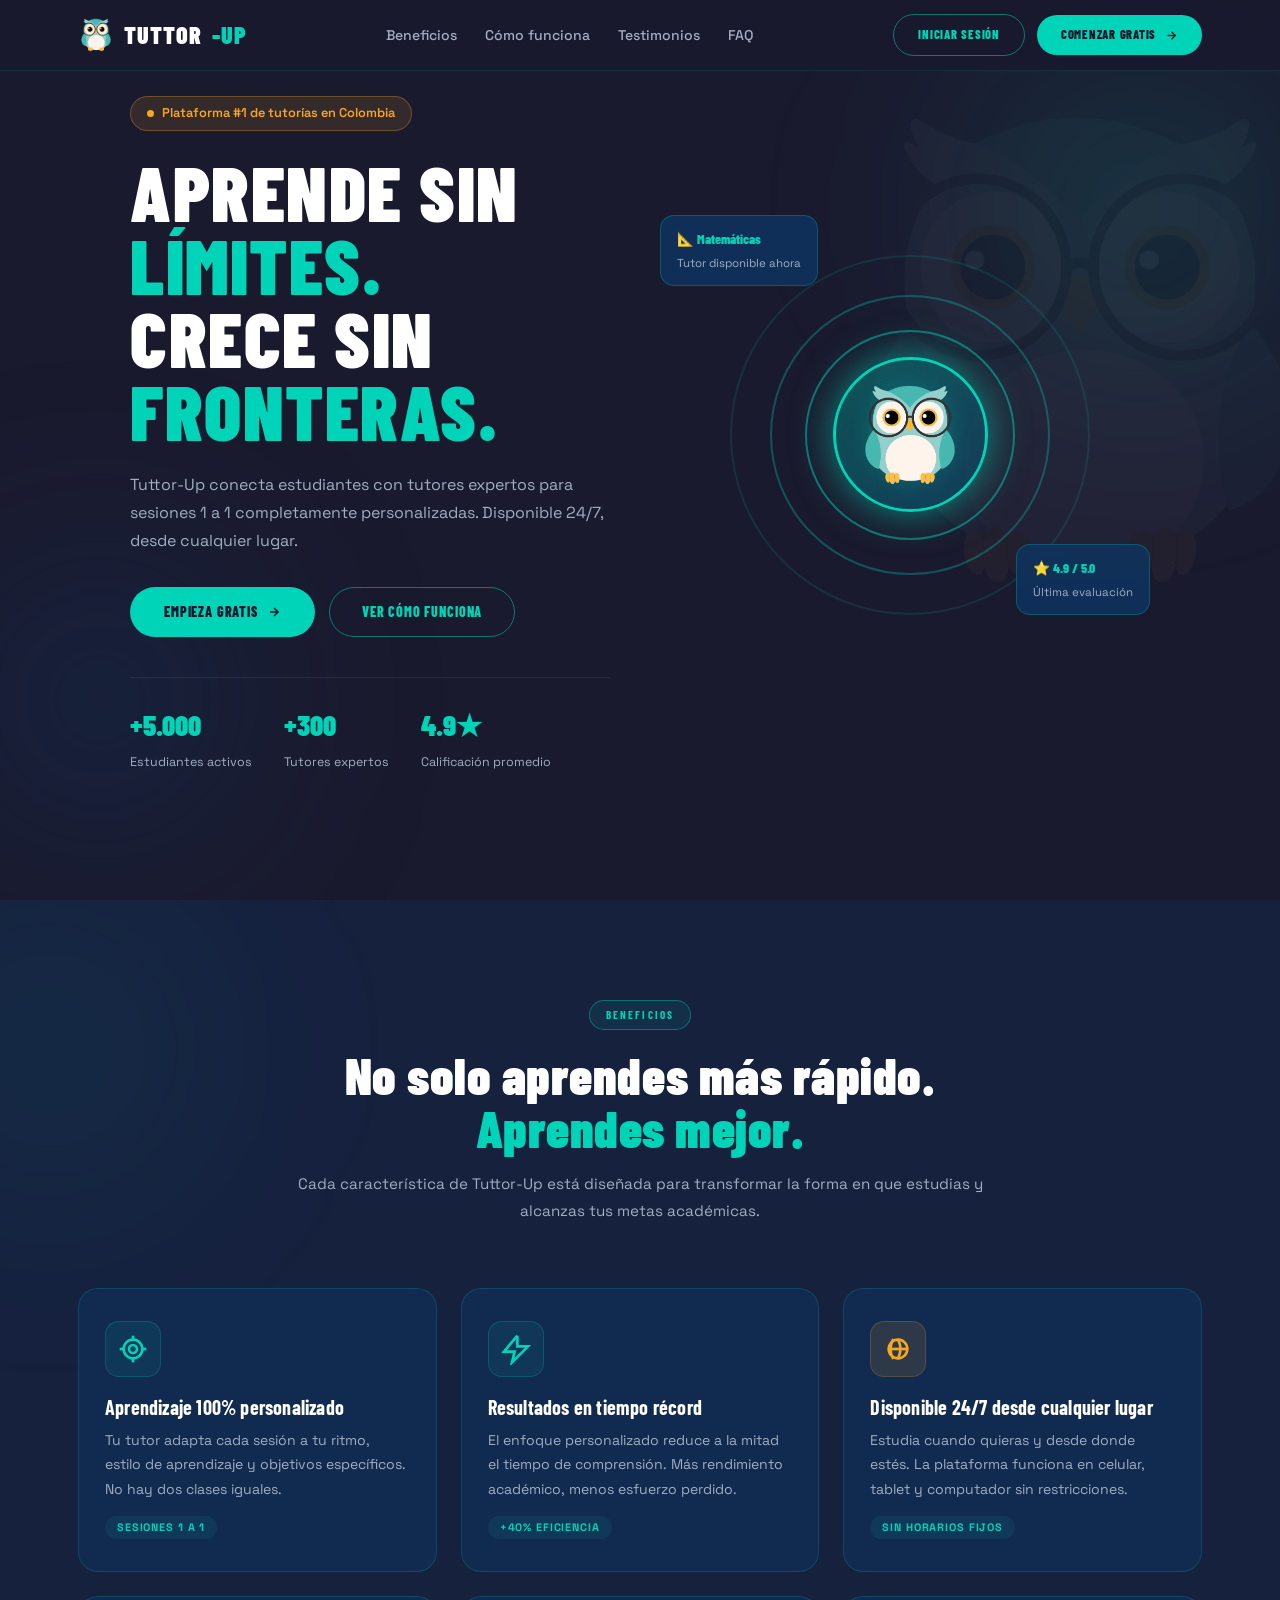
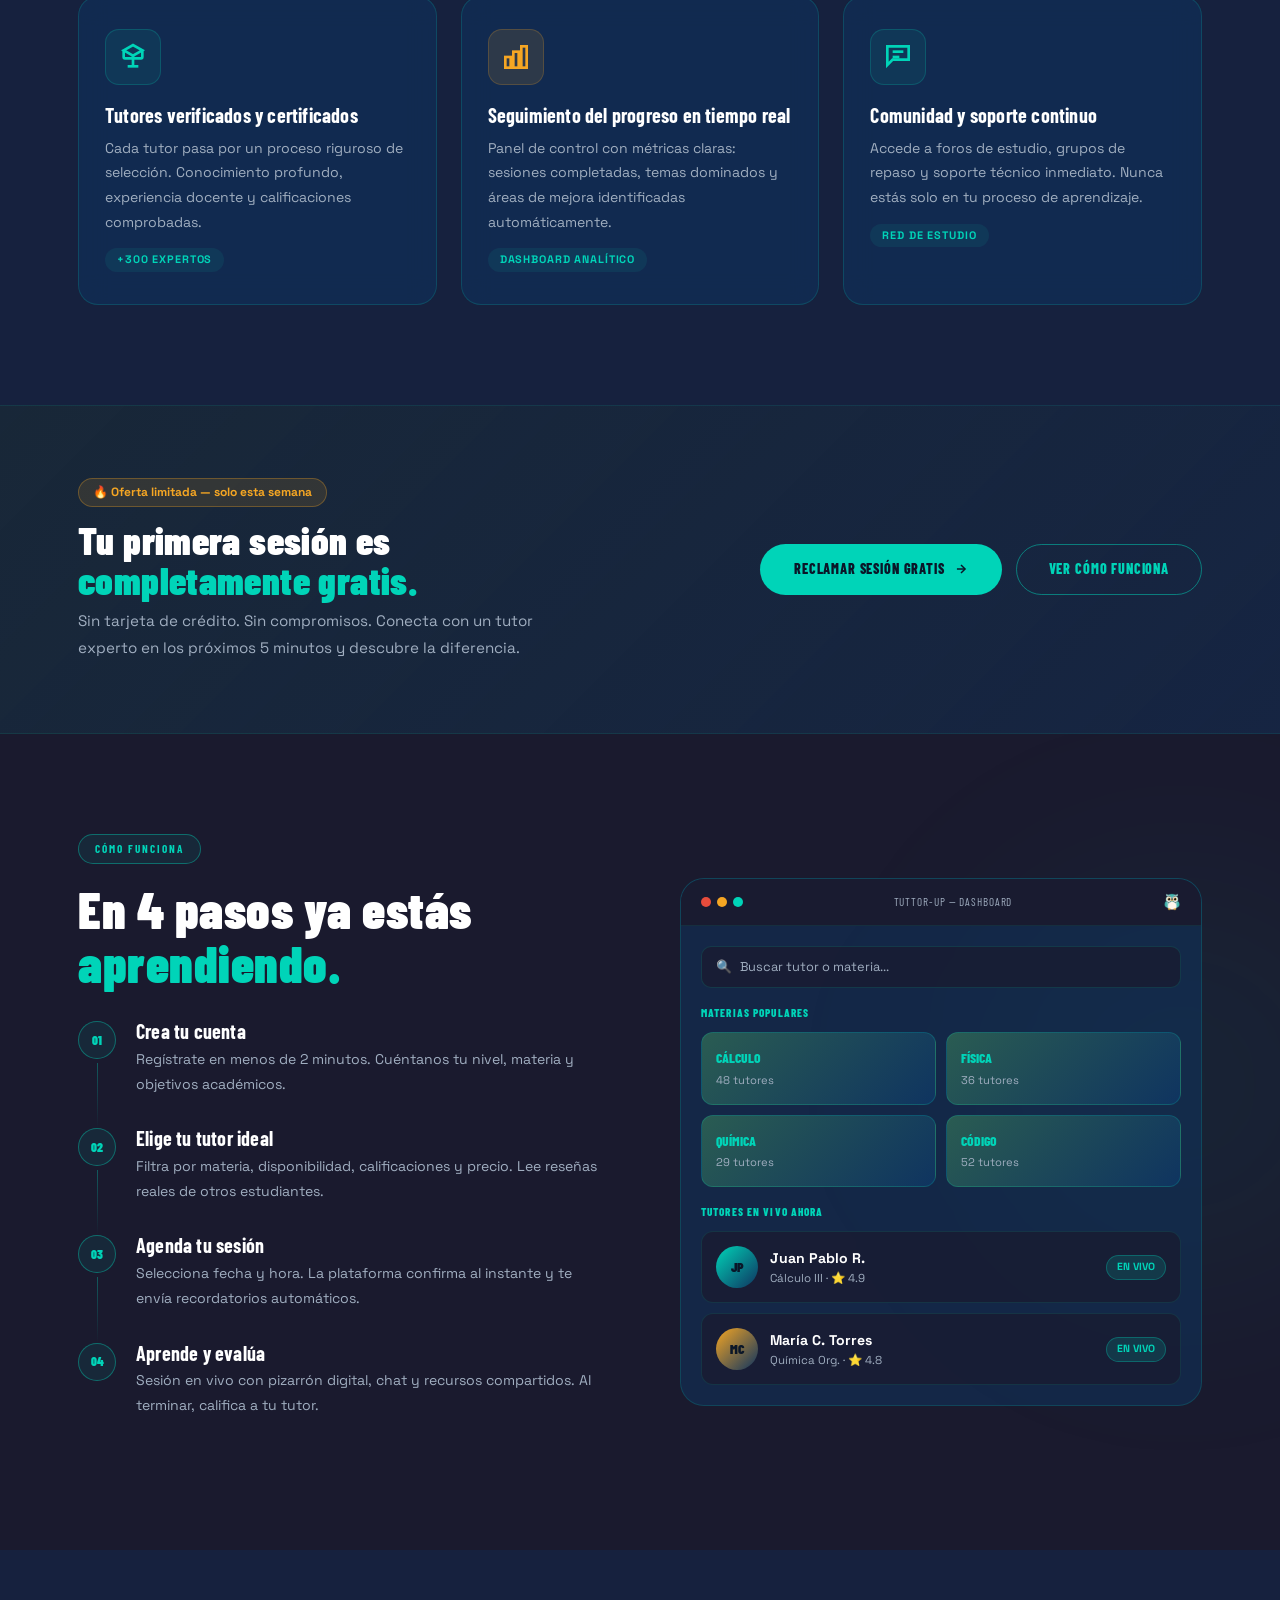
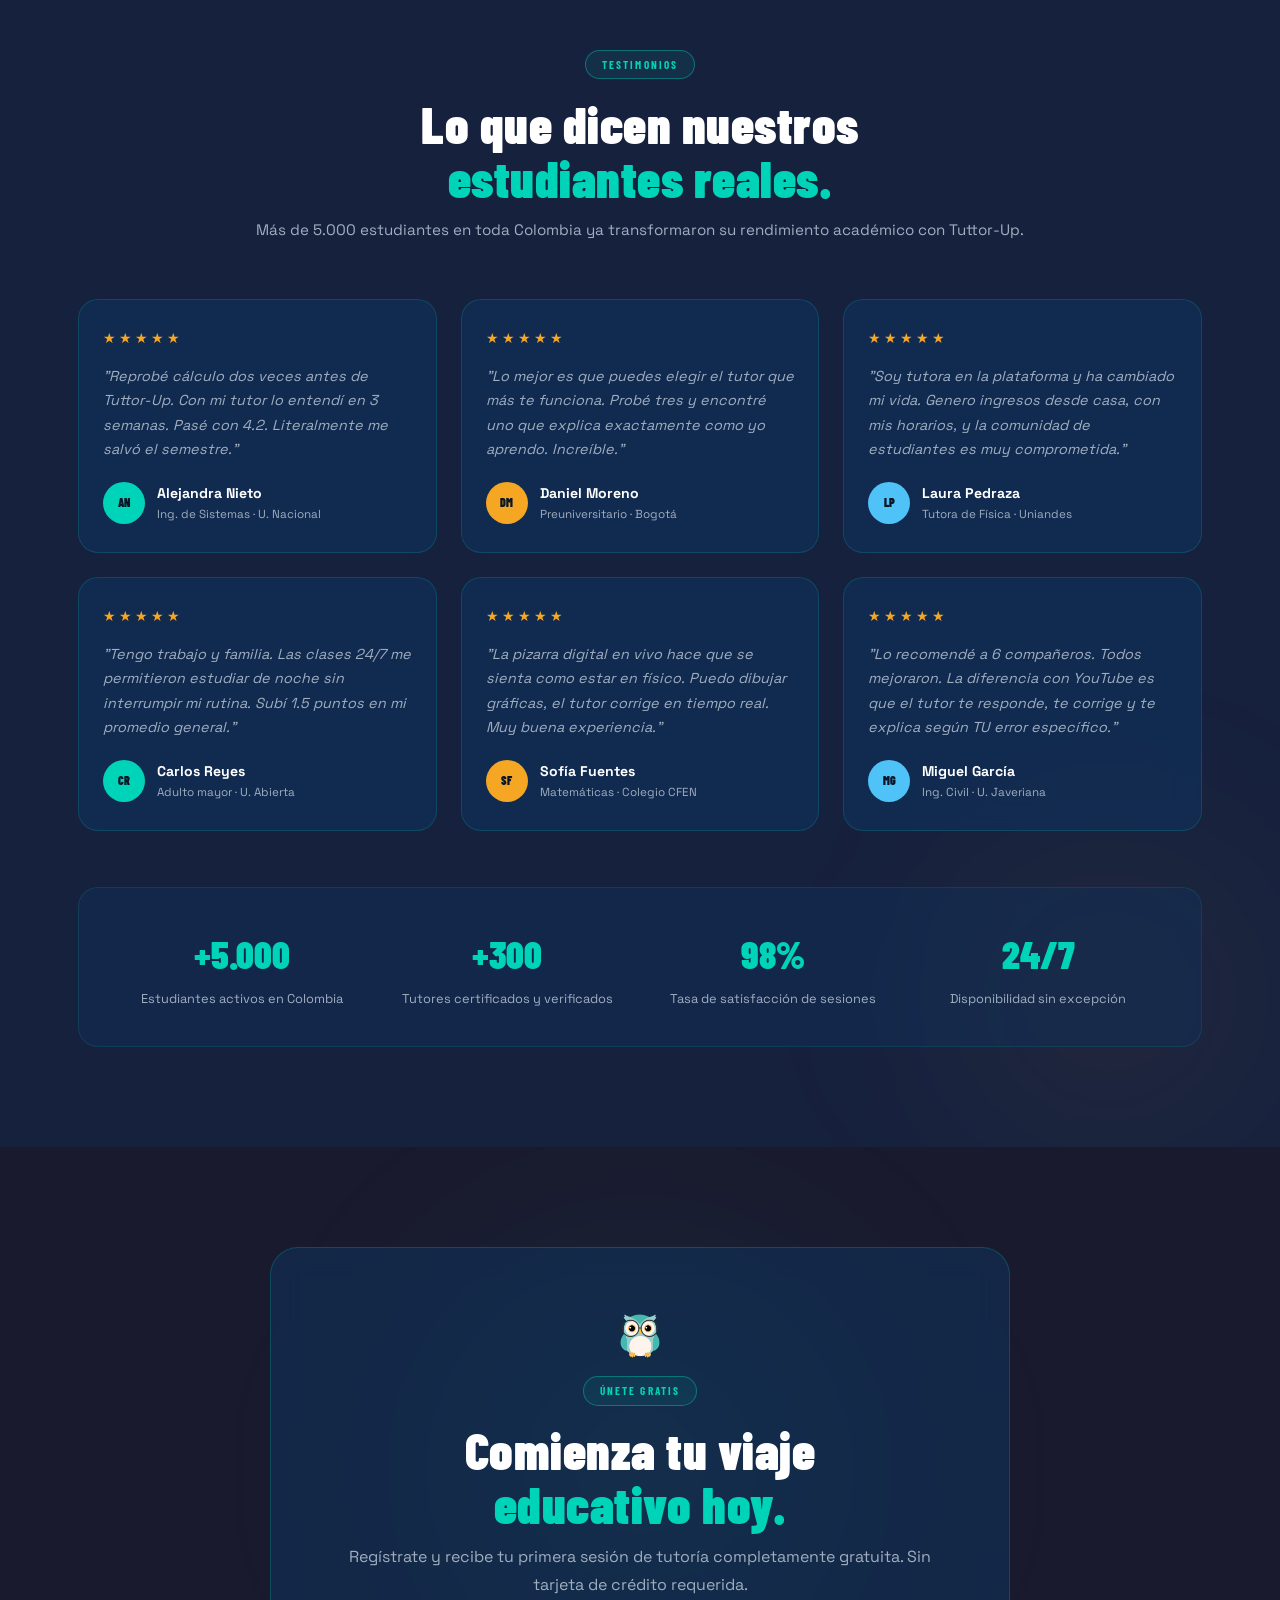
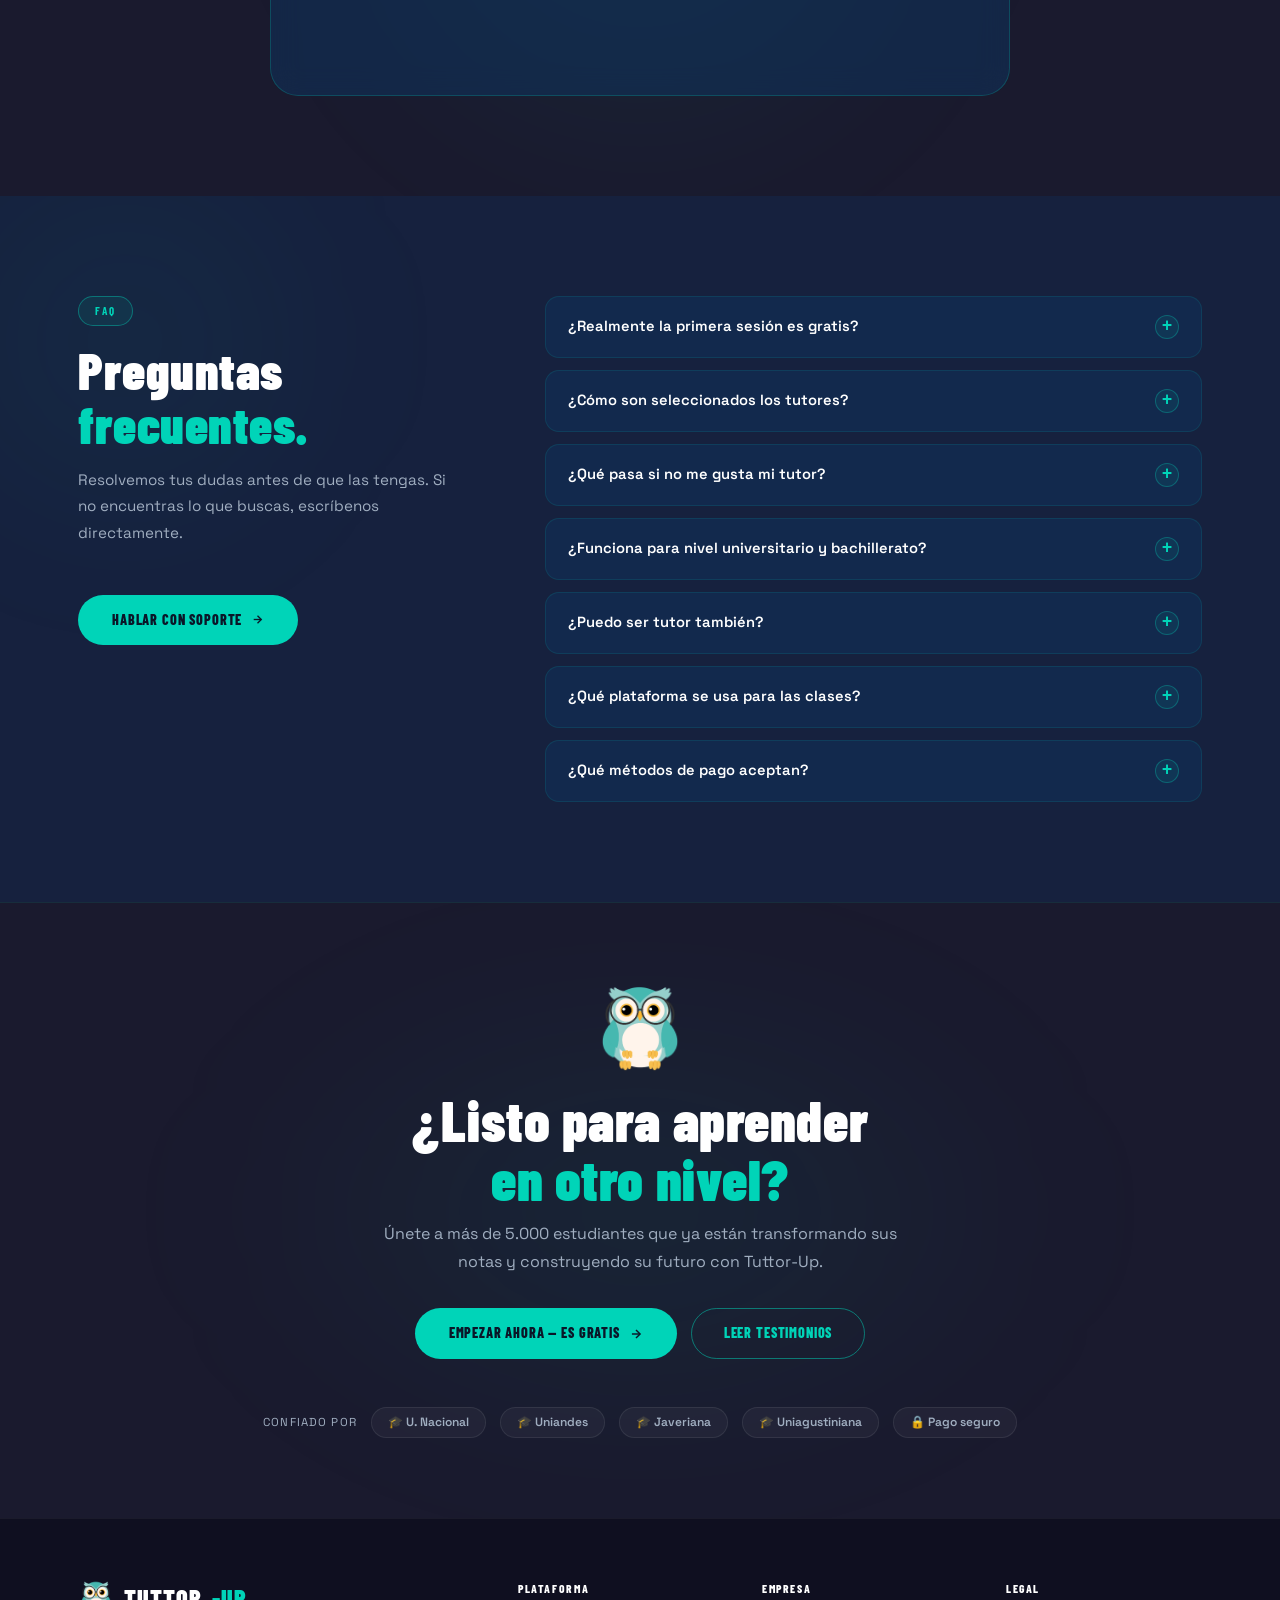
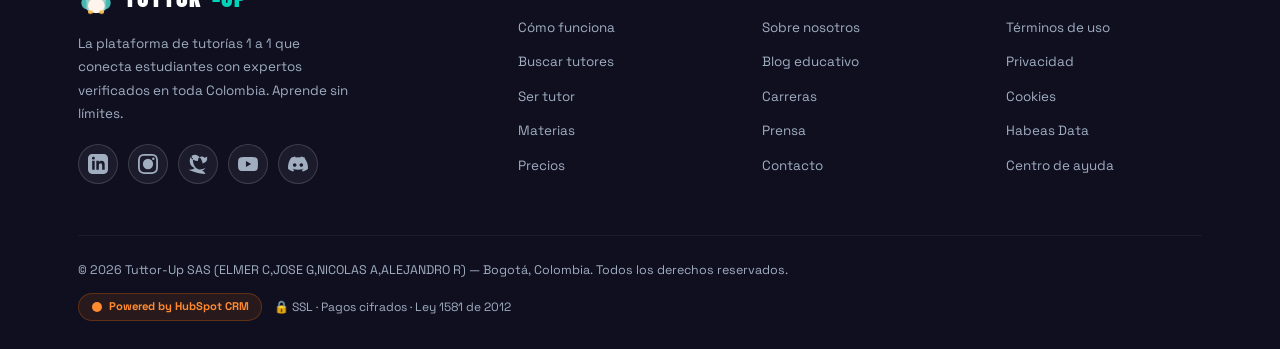
<file: index.html>
<!DOCTYPE html>
<html lang="es">
<head>
  
  <!-- Google Tag Manager -->
<script>(function(w,d,s,l,i){w[l]=w[l]||[];w[l].push({'gtm.start':
new Date().getTime(),event:'gtm.js'});var f=d.getElementsByTagName(s)[0],
j=d.createElement(s),dl=l!='dataLayer'?'&l='+l:'';j.async=true;j.src=
'https://www.googletagmanager.com/gtm.js?id='+i+dl;f.parentNode.insertBefore(j,f);
})(window,document,'script','dataLayer','GTM-PMNPBKTX');</script>
<!-- End Google Tag Manager -->
<meta charset="UTF-8">
<meta name="viewport" content="width=device-width, initial-scale=1.0">
<title>Tuttor-Up | La plataforma educativa que te eleva</title>
<link href="https://fonts.googleapis.com/css2?family=Barlow+Condensed:wght@400;600;700;800;900&family=Space+Grotesk:wght@300;400;500;600;700&display=swap" rel="stylesheet">

<link rel="stylesheet" href="styles/styles.css">
<!-- HubSpot forms embed script -->
<script src="https://js.hsforms.net/forms/embed/51296735.js" defer></script>

</head>
<body>
  <!-- Google Tag Manager (noscript) -->
<noscript><iframe src="https://www.googletagmanager.com/ns.html?id=GTM-PMNPBKTX"
height="0" width="0" style="display:none;visibility:hidden"></iframe></noscript>
<!-- End Google Tag Manager (noscript) -->

<!-- ════════════════════════════════════════
     1. HEADER
════════════════════════════════════════ -->
<header>
  <nav>
    <a href="#" class="nav-logo">
      <img src="assets/images/Buho.png" alt="Tuttor-Up" class="nav-logo-img">
      TUTTOR<span>-UP</span>
    </a>

    <button class="nav-toggle" type="button" aria-label="Abrir menú" aria-expanded="false">
      <span></span>
    </button>

    <ul class="nav-links">
      <li><a href="#beneficios">Beneficios</a></li>
      <li><a href="#producto">Cómo funciona</a></li>
      <li><a href="#testimonios">Testimonios</a></li>
      <li><a href="#faq">FAQ</a></li>
    </ul>
    <div class="nav-actions">
      <a href="#cta2" class="btn-outline">Iniciar sesión</a>
      <a href="#cta2" class="btn-teal">
        Comenzar gratis
        <svg width="13" height="13" viewBox="0 0 24 24" fill="none" stroke="currentColor" stroke-width="2.5"><line x1="5" y1="12" x2="19" y2="12"/><polyline points="12 5 19 12 12 19"/></svg>
      </a>
    </div>
  </nav>
</header>


<!-- ════════════════════════════════════════
     2. HERO SECTION
════════════════════════════════════════ -->
<section id="hero">
  <div class="glow-blob"></div>
  <div class="glow-blob" style="width:400px;height:400px;background:radial-gradient(circle,rgba(15,52,96,0.5) 0%,transparent 70%);bottom:0;left:-100px;"></div>
  <div class="hero-bg-logo"></div>

  <div class="wrapper hero-grid">
    <!-- Left -->
    <div>
      <div class="hero-eyebrow">
        <span class="dot"></span>
        Plataforma #1 de tutorías en Colombia
      </div>
      <h1 class="hero-title">
        APRENDE SIN
        <span class="teal-line">LÍMITES.</span>
        CRECE SIN
        <span class="teal-line">FRONTERAS.</span>
      </h1>
      <p class="hero-desc">
        Tuttor-Up conecta estudiantes con tutores expertos para sesiones 1 a 1 completamente personalizadas. Disponible 24/7, desde cualquier lugar.
      </p>
      <div class="hero-btns">
        <a href="#cta2" class="btn-teal">
          Empieza gratis
          <svg width="14" height="14" viewBox="0 0 24 24" fill="none" stroke="currentColor" stroke-width="2.5"><line x1="5" y1="12" x2="19" y2="12"/><polyline points="12 5 19 12 12 19"/></svg>
        </a>
        <a href="#producto" class="btn-outline">Ver cómo funciona</a>
      </div>
      <div class="hero-stats">
        <div class="stat"><span class="num">+5.000</span><span class="lbl">Estudiantes activos</span></div>
        <div class="stat"><span class="num">+300</span><span class="lbl">Tutores expertos</span></div>
        <div class="stat"><span class="num">4.9★</span><span class="lbl">Calificación promedio</span></div>
      </div>
    </div>

    <!-- Right — owl + floating cards -->
    <div class="hero-visual">
      <div class="owl-glow-ring"></div>
      <div class="owl-glow-ring"></div>
      <div class="owl-glow-ring"></div>
      <div class="owl-center">
        <div class="owl-body">
          <img src="assets/images/Buho.png" alt="Tuttor-Up"
               style="width:110px;height:110px;object-fit:contain;
                      filter:drop-shadow(0 0 20px rgba(0,212,184,0.4));">
        </div>
      </div>
      <div class="fc">
        <h4>📐 Matemáticas</h4>
        <p>Tutor disponible ahora</p>
      </div>
      <div class="fc">
        <h4>🧪 Química</h4>
        <p>Sesión en 5 min</p>
      </div>
      <div class="fc">
        <h4>💻 Programación</h4>
        <p>12 tutores activos</p>
      </div>
      <div class="fc">
        <h4>⭐ 4.9 / 5.0</h4>
        <p>Última evaluación</p>
      </div>
    </div>
  </div>
</section>


<!-- ════════════════════════════════════════
     3. BENEFICIOS — Features vs. Benefits
════════════════════════════════════════ -->
<section id="beneficios">
  <div class="glow-blob"></div>
  <div class="wrapper">
    <div class="ben-header">
      <span class="section-chip">Beneficios</span>
      <h2>No solo aprendes más rápido.<br><span class="teal">Aprendes mejor.</span></h2>
      <p>Cada característica de Tuttor-Up está diseñada para transformar la forma en que estudias y alcanzas tus metas académicas.</p>
    </div>

    <div class="ben-grid">

      <div class="ben-card glass-card">
        <div class="ben-icon teal">
          <svg viewBox="0 0 24 24" aria-hidden="true"><circle cx="12" cy="12" r="7"/><circle cx="12" cy="12" r="3"/><line x1="12" y1="2" x2="12" y2="6"/><line x1="12" y1="18" x2="12" y2="22"/><line x1="2" y1="12" x2="6" y2="12"/><line x1="18" y1="12" x2="22" y2="12"/></svg>
        </div>
        <h3>Aprendizaje 100% personalizado</h3>
        <p>Tu tutor adapta cada sesión a tu ritmo, estilo de aprendizaje y objetivos específicos. No hay dos clases iguales.</p>
        <span class="feature-pill">Sesiones 1 a 1</span>
      </div>

      <div class="ben-card glass-card">
        <div class="ben-icon teal">
          <svg viewBox="0 0 24 24" aria-hidden="true"><polyline points="13 2 3 14 11 14 9 22 21 10 13 10 13 2"/></svg>
        </div>
        <h3>Resultados en tiempo récord</h3>
        <p>El enfoque personalizado reduce a la mitad el tiempo de comprensión. Más rendimiento académico, menos esfuerzo perdido.</p>
        <span class="feature-pill">+40% eficiencia</span>
      </div>

      <div class="ben-card glass-card">
        <div class="ben-icon orange">
          <svg viewBox="0 0 24 24" aria-hidden="true"><circle cx="12" cy="12" r="7"/><path d="M5 12h14"/><path d="M12 5a15 15 0 0 1 0 14"/><path d="M8.5 4.5a15 15 0 0 0 0 15"/></svg>
        </div>
        <h3>Disponible 24/7 desde cualquier lugar</h3>
        <p>Estudia cuando quieras y desde donde estés. La plataforma funciona en celular, tablet y computador sin restricciones.</p>
        <span class="feature-pill">Sin horarios fijos</span>
      </div>

      <div class="ben-card glass-card">
        <div class="ben-icon teal">
          <svg viewBox="0 0 24 24" aria-hidden="true"><polygon points="5 7 12 3 19 7 12 11 5 7"/><path d="M5 7v5c0 .55.45 1 1 1h12c.55 0 1-.45 1-1V7"/><path d="M12 11v8"/><path d="M8 19h8"/></svg>
        </div>
        <h3>Tutores verificados y certificados</h3>
        <p>Cada tutor pasa por un proceso riguroso de selección. Conocimiento profundo, experiencia docente y calificaciones comprobadas.</p>
        <span class="feature-pill">+300 expertos</span>
      </div>

      <div class="ben-card glass-card">
        <div class="ben-icon orange">
          <svg viewBox="0 0 24 24" aria-hidden="true"><rect x="4" y="12" width="4" height="8"/><rect x="10" y="8" width="4" height="12"/><rect x="16" y="4" width="4" height="16"/></svg>
        </div>
        <h3>Seguimiento del progreso en tiempo real</h3>
        <p>Panel de control con métricas claras: sesiones completadas, temas dominados y áreas de mejora identificadas automáticamente.</p>
        <span class="feature-pill">Dashboard analítico</span>
      </div>

      <div class="ben-card glass-card">
        <div class="ben-icon teal">
          <svg viewBox="0 0 24 24" aria-hidden="true"><path d="M4 4h16v10H8l-4 4V4z"/><path d="M8 8h8"/><path d="M8 12h5"/></svg>
        </div>
        <h3>Comunidad y soporte continuo</h3>
        <p>Accede a foros de estudio, grupos de repaso y soporte técnico inmediato. Nunca estás solo en tu proceso de aprendizaje.</p>
        <span class="feature-pill">Red de estudio</span>
      </div>

    </div>
  </div>
</section>


<!-- ════════════════════════════════════════
     4. CTA INTERMEDIO 1 — TRIGGER
════════════════════════════════════════ -->
<section id="cta1">
  <div class="wrapper">
    <div class="cta1-inner">
      <div class="cta1-text">
        <div class="urgency-chip">
          🔥 Oferta limitada — solo esta semana
        </div>
        <h2>Tu primera sesión es<br><span class="teal">completamente gratis.</span></h2>
        <p>Sin tarjeta de crédito. Sin compromisos. Conecta con un tutor experto en los próximos 5 minutos y descubre la diferencia.</p>
      </div>
      <div class="cta1-actions">
        <a href="#cta2" class="btn-teal">
          Reclamar sesión gratis
          <svg width="14" height="14" viewBox="0 0 24 24" fill="none" stroke="currentColor" stroke-width="2.5"><line x1="5" y1="12" x2="19" y2="12"/><polyline points="12 5 19 12 12 19"/></svg>
        </a>
        <a href="#producto" class="btn-outline">Ver cómo funciona</a>
      </div>
    </div>
  </div>
</section>


<!-- ════════════════════════════════════════
     5. EXPLICACIÓN DEL PRODUCTO
════════════════════════════════════════ -->
<section id="producto">
  <div class="glow-blob"></div>
  <div class="wrapper prod-grid">

    <!-- Steps -->
    <div>
      <span class="section-chip">Cómo funciona</span>
      <h2>En 4 pasos ya estás<br><span class="teal">aprendiendo.</span></h2>
      <div class="prod-steps">
        <div class="step">
          <div class="step-num">01</div>
          <div>
            <h3>Crea tu cuenta</h3>
            <p>Regístrate en menos de 2 minutos. Cuéntanos tu nivel, materia y objetivos académicos.</p>
          </div>
        </div>
        <div class="step">
          <div class="step-num">02</div>
          <div>
            <h3>Elige tu tutor ideal</h3>
            <p>Filtra por materia, disponibilidad, calificaciones y precio. Lee reseñas reales de otros estudiantes.</p>
          </div>
        </div>
        <div class="step">
          <div class="step-num">03</div>
          <div>
            <h3>Agenda tu sesión</h3>
            <p>Selecciona fecha y hora. La plataforma confirma al instante y te envía recordatorios automáticos.</p>
          </div>
        </div>
        <div class="step">
          <div class="step-num">04</div>
          <div>
            <h3>Aprende y evalúa</h3>
            <p>Sesión en vivo con pizarrón digital, chat y recursos compartidos. Al terminar, califica a tu tutor.</p>
          </div>
        </div>
      </div>
    </div>

    <!-- App mockup -->
    <div class="app-mockup">
      <div class="mock-topbar">
        <div class="mock-dots">
          <span style="background:#e74c3c;"></span>
          <span style="background:#f5a623;"></span>
          <span style="background:#00d4b8;"></span>
        </div>
        <span style="font-family:var(--font-disp);font-size:0.7rem;color:var(--gray);letter-spacing:0.08em;">TUTTOR-UP — DASHBOARD</span>
        <img src="assets/images/Buho.png" alt="Tuttor-Up" style="width:18px;height:18px;object-fit:contain;vertical-align:middle;">
      </div>
      <div class="mock-body">
        <div class="mock-search">
          <span>🔍</span> Buscar tutor o materia...
        </div>
        <div style="font-family:var(--font-disp);font-size:0.7rem;font-weight:800;color:var(--teal);letter-spacing:0.1em;text-transform:uppercase;margin-bottom:10px;">Materias populares</div>
        <div class="mock-subjects">
          <div class="mock-subject">
            <div class="subj-name">CÁLCULO</div>
            <div class="subj-count">48 tutores</div>
          </div>
          <div class="mock-subject">
            <div class="subj-name">FÍSICA</div>
            <div class="subj-count">36 tutores</div>
          </div>
          <div class="mock-subject">
            <div class="subj-name">QUÍMICA</div>
            <div class="subj-count">29 tutores</div>
          </div>
          <div class="mock-subject">
            <div class="subj-name">CÓDIGO</div>
            <div class="subj-count">52 tutores</div>
          </div>
        </div>
        <div style="font-family:var(--font-disp);font-size:0.7rem;font-weight:800;color:var(--teal);letter-spacing:0.1em;text-transform:uppercase;margin:14px 0 10px;">Tutores en vivo ahora</div>
        <div class="mock-tutor" style="margin-bottom:10px;">
          <div class="mock-avatar">JP</div>
          <div class="mock-tutor-info">
            <div class="t-name">Juan Pablo R.</div>
            <div class="t-sub">Cálculo III · ⭐ 4.9</div>
          </div>
          <span class="live-badge">EN VIVO</span>
        </div>
        <div class="mock-tutor">
          <div class="mock-avatar" style="background:linear-gradient(135deg,var(--orange),#0f3460);">MC</div>
          <div class="mock-tutor-info">
            <div class="t-name">María C. Torres</div>
            <div class="t-sub">Química Org. · ⭐ 4.8</div>
          </div>
          <span class="live-badge">EN VIVO</span>
        </div>
      </div>
    </div>

  </div>
</section>


<!-- ════════════════════════════════════════
     6. SOCIAL PROOF / TESTIMONIOS
════════════════════════════════════════ -->
<section id="testimonios">
  <div class="glow-blob"></div>
  <div class="wrapper">
    <div class="test-header">
      <span class="section-chip">Testimonios</span>
      <h2>Lo que dicen nuestros<br><span class="teal">estudiantes reales.</span></h2>
      <p>Más de 5.000 estudiantes en toda Colombia ya transformaron su rendimiento académico con Tuttor-Up.</p>
    </div>

    <div class="test-grid">

      <div class="test-card glass-card">
        <div class="stars">★★★★★</div>
        <p class="test-quote">"Reprobé cálculo dos veces antes de Tuttor-Up. Con mi tutor lo entendí en 3 semanas. Pasé con 4.2. Literalmente me salvó el semestre."</p>
        <div class="test-author">
          <div class="ava teal">AN</div>
          <div>
            <div class="a-name">Alejandra Nieto</div>
            <div class="a-role">Ing. de Sistemas · U. Nacional</div>
          </div>
        </div>
      </div>

      <div class="test-card glass-card">
        <div class="stars">★★★★★</div>
        <p class="test-quote">"Lo mejor es que puedes elegir el tutor que más te funciona. Probé tres y encontré uno que explica exactamente como yo aprendo. Increíble."</p>
        <div class="test-author">
          <div class="ava orange">DM</div>
          <div>
            <div class="a-name">Daniel Moreno</div>
            <div class="a-role">Preuniversitario · Bogotá</div>
          </div>
        </div>
      </div>

      <div class="test-card glass-card">
        <div class="stars">★★★★★</div>
        <p class="test-quote">"Soy tutora en la plataforma y ha cambiado mi vida. Genero ingresos desde casa, con mis horarios, y la comunidad de estudiantes es muy comprometida."</p>
        <div class="test-author">
          <div class="ava blue">LP</div>
          <div>
            <div class="a-name">Laura Pedraza</div>
            <div class="a-role">Tutora de Física · Uniandes</div>
          </div>
        </div>
      </div>

      <div class="test-card glass-card">
        <div class="stars">★★★★★</div>
        <p class="test-quote">"Tengo trabajo y familia. Las clases 24/7 me permitieron estudiar de noche sin interrumpir mi rutina. Subí 1.5 puntos en mi promedio general."</p>
        <div class="test-author">
          <div class="ava teal">CR</div>
          <div>
            <div class="a-name">Carlos Reyes</div>
            <div class="a-role">Adulto mayor · U. Abierta</div>
          </div>
        </div>
      </div>

      <div class="test-card glass-card">
        <div class="stars">★★★★★</div>
        <p class="test-quote">"La pizarra digital en vivo hace que se sienta como estar en físico. Puedo dibujar gráficas, el tutor corrige en tiempo real. Muy buena experiencia."</p>
        <div class="test-author">
          <div class="ava orange">SF</div>
          <div>
            <div class="a-name">Sofía Fuentes</div>
            <div class="a-role">Matemáticas · Colegio CFEN</div>
          </div>
        </div>
      </div>

      <div class="test-card glass-card">
        <div class="stars">★★★★★</div>
        <p class="test-quote">"Lo recomendé a 6 compañeros. Todos mejoraron. La diferencia con YouTube es que el tutor te responde, te corrige y te explica según TU error específico."</p>
        <div class="test-author">
          <div class="ava blue">MG</div>
          <div>
            <div class="a-name">Miguel García</div>
            <div class="a-role">Ing. Civil · U. Javeriana</div>
          </div>
        </div>
      </div>

    </div>

    <!-- Metrics -->
    <div class="metrics-bar">
      <div class="met-item">
        <span class="met-num">+5.000</span>
        <div class="met-desc">Estudiantes activos en Colombia</div>
      </div>
      <div class="met-item">
        <span class="met-num">+300</span>
        <div class="met-desc">Tutores certificados y verificados</div>
      </div>
      <div class="met-item">
        <span class="met-num">98%</span>
        <div class="met-desc">Tasa de satisfacción de sesiones</div>
      </div>
      <div class="met-item">
        <span class="met-num">24/7</span>
        <div class="met-desc">Disponibilidad sin excepción</div>
      </div>
    </div>

  </div>
</section>


<!-- ════════════════════════════════════════
     7. CTA INTERMEDIO 2 — FORMULARIO HUBSPOT
════════════════════════════════════════ -->
<section id="cta2">
  <div class="glow-blob"></div>
  <div class="wrapper">
    <div class="cta2-box">
      <span class="cta2-owl"><img src="assets/images/Buho.png" alt="Tuttor-Up" class="cta2-logo"></span>
      <span class="section-chip">Únete gratis</span>
      <h2>Comienza tu viaje<br><span class="teal">educativo hoy.</span></h2>
      <p>Regístrate y recibe tu primera sesión de tutoría completamente gratuita. Sin tarjeta de crédito requerida.</p>

      <!-- HubSpot form container -->
      <div class="hs-form-frame" data-region="na1" data-form-id="98cd997f-f41b-462b-960c-1bbdf62d3bf1" data-portal-id="51296735"></div>
      <!-- Fin del contenedor de formulario -->

    </div>
  </div>
</section>
<script>
  const navToggle = document.querySelector('.nav-toggle');
  const headerEl = document.querySelector('header');
  if (navToggle && headerEl) {
    navToggle.addEventListener('click', () => {
      const expanded = navToggle.getAttribute('aria-expanded') === 'true';
      navToggle.setAttribute('aria-expanded', String(!expanded));
      headerEl.classList.toggle('nav-open');
    });
  }
</script>
<!-- ════════════════════════════════════════
     8. FAQ — MANEJO DE OBJECIONES
════════════════════════════════════════ -->
<section id="faq">
  <div class="glow-blob"></div>
  <div class="wrapper faq-layout">

    <div class="faq-side">
      <span class="section-chip">FAQ</span>
      <h2>Preguntas<br><span class="teal">frecuentes.</span></h2>
      <p>Resolvemos tus dudas antes de que las tengas. Si no encuentras lo que buscas, escríbenos directamente.</p>
      <a href="#cta2" class="btn-teal" style="margin-top:1.5rem;">
        Hablar con soporte
        <svg width="13" height="13" viewBox="0 0 24 24" fill="none" stroke="currentColor" stroke-width="2.5"><line x1="5" y1="12" x2="19" y2="12"/><polyline points="12 5 19 12 12 19"/></svg>
      </a>
    </div>

    <div class="faq-list">

      <div class="faq-item">
        <div class="faq-q" onclick="toggleFaq(this)">
          ¿Realmente la primera sesión es gratis?
          <span class="faq-toggle">+</span>
        </div>
        <div class="faq-a">Sí, completamente gratis. Ningún dato de pago es requerido para comenzar. Una vez registrado puedes agendar tu primera sesión de hasta 60 minutos sin costo. Solo después decides si quieres continuar con un plan de pago.</div>
      </div>

      <div class="faq-item">
        <div class="faq-q" onclick="toggleFaq(this)">
          ¿Cómo son seleccionados los tutores?
          <span class="faq-toggle">+</span>
        </div>
        <div class="faq-a">Todos los tutores pasan por un proceso de 3 etapas: verificación de identidad y certificaciones académicas, prueba de conocimiento en su área y entrevista de evaluación pedagógica. Solo el 30% de los postulantes son aceptados.</div>
      </div>

      <div class="faq-item">
        <div class="faq-q" onclick="toggleFaq(this)">
          ¿Qué pasa si no me gusta mi tutor?
          <span class="faq-toggle">+</span>
        </div>
        <div class="faq-a">Sin problema. Puedes cambiar de tutor en cualquier momento sin costo adicional. Si la sesión fue insatisfactoria dentro de las primeras 24 horas, la reembolsamos completamente o la reemplazamos con otro tutor.</div>
      </div>

      <div class="faq-item">
        <div class="faq-q" onclick="toggleFaq(this)">
          ¿Funciona para nivel universitario y bachillerato?
          <span class="faq-toggle">+</span>
        </div>
        <div class="faq-a">Sí. Tuttor-Up tiene tutores especializados para todos los niveles: desde bachillerato y ICFES hasta pregrado, posgrado y certificaciones profesionales. Filtra por nivel al buscar tu tutor.</div>
      </div>

      <div class="faq-item">
        <div class="faq-q" onclick="toggleFaq(this)">
          ¿Puedo ser tutor también?
          <span class="faq-toggle">+</span>
        </div>
        <div class="faq-a">Claro. Si eres estudiante universitario o profesional con dominio en tu área, puedes aplicar como tutor. Tú defines tus horarios, tu tarifa y las materias que enseñas. Muchos tutores generan ingresos extra de forma flexible.</div>
      </div>

      <div class="faq-item">
        <div class="faq-q" onclick="toggleFaq(this)">
          ¿Qué plataforma se usa para las clases?
          <span class="faq-toggle">+</span>
        </div>
        <div class="faq-a">Las sesiones se realizan dentro de la propia plataforma de Tuttor-Up: videollamada, pizarrón digital colaborativo, chat en tiempo real y repositorio de materiales compartidos. No necesitas instalar nada adicional.</div>
      </div>

      <div class="faq-item">
        <div class="faq-q" onclick="toggleFaq(this)">
          ¿Qué métodos de pago aceptan?
          <span class="faq-toggle">+</span>
        </div>
        <div class="faq-a">Aceptamos tarjetas de crédito y débito (Visa, Mastercard, Amex), PSE, Nequi, Daviplata y transferencia bancaria. Todos los pagos están encriptados y son procesados de forma segura.</div>
      </div>

    </div>
  </div>
</section>


<!-- ════════════════════════════════════════
     9. PRE-FOOTER
════════════════════════════════════════ -->
<section id="prefooter">
  <div class="glow-blob"></div>
  <div class="wrapper pf-inner">
    <span class="big-owl">
      <img src="assets/images/Buho.png" alt=""
           style="width:80px;height:80px;object-fit:contain;">
    </span>
    <h2>¿Listo para aprender<br><span class="teal">en otro nivel?</span></h2>
    <p>Únete a más de 5.000 estudiantes que ya están transformando sus notas y construyendo su futuro con Tuttor-Up.</p>
    <div class="pf-btns">
      <a href="#cta2" class="btn-teal">
        Empezar ahora — Es gratis
        <svg width="14" height="14" viewBox="0 0 24 24" fill="none" stroke="currentColor" stroke-width="2.5"><line x1="5" y1="12" x2="19" y2="12"/><polyline points="12 5 19 12 12 19"/></svg>
      </a>
      <a href="#testimonios" class="btn-outline">Leer testimonios</a>
    </div>
    <div class="trust-row">
      <span class="label">Confiado por</span>
      <span class="trust-badge">🎓 U. Nacional</span>
      <span class="trust-badge">🎓 Uniandes</span>
      <span class="trust-badge">🎓 Javeriana</span>
      <span class="trust-badge">🎓 Uniagustiniana</span>
      <span class="trust-badge">🔒 Pago seguro</span>
    </div>
  </div>
</section>


<!-- ════════════════════════════════════════
     10. FOOTER
════════════════════════════════════════ -->
<footer>
  <div class="wrapper">
    <div class="foot-grid">

      <div class="foot-brand">
        <a href="#" class="nav-logo">
          <img src="assets/images/Buho.png" alt="Tuttor-Up" class="nav-logo-img">
          TUTTOR<span>-UP</span>
        </a>
        <p>La plataforma de tutorías 1 a 1 que conecta estudiantes con expertos verificados en toda Colombia. Aprende sin límites.</p>
        <div class="foot-social">
          <a href="#" class="soc-btn" title="LinkedIn">
            <svg viewBox="0 0 24 24" fill="currentColor"><path d="M19 0h-14c-2.761 0-5 2.239-5 5v14c0 2.761 2.239 5 5 5h14c2.762 0 5-2.239 5-5v-14c0-2.761-2.238-5-5-5zm-11 19h-3v-11h3v11zm-1.5-12.268c-.966 0-1.75-.79-1.75-1.764s.784-1.764 1.75-1.764 1.75.79 1.75 1.764-.783 1.764-1.75 1.764zm13.5 12.268h-3v-5.604c0-3.368-4-3.113-4 0v5.604h-3v-11h3v1.765c1.396-2.586 7-2.777 7 2.476v6.759z"/></svg>
          </a>
          <a href="#" class="soc-btn" title="Instagram">
            <svg viewBox="0 0 24 24" fill="currentColor"><path d="M12 2.163c3.204 0 3.584.012 4.85.07 3.252.148 4.771 1.691 4.919 4.919.058 1.265.069 1.645.069 4.849 0 3.205-.012 3.584-.07 4.849-.149 3.227-1.664 4.771-4.919 4.919-1.266.058-1.644.07-4.85.07-3.204 0-3.584-.012-4.849-.07-3.26-.149-4.771-1.699-4.919-4.92-.058-1.265-.07-1.644-.07-4.849 0-3.204.013-3.583.07-4.849.149-3.227 1.664-4.771 4.919-4.919 1.266-.057 1.645-.069 4.849-.069zm0-2.163c-3.259 0-3.667.014-4.947.072-4.358.2-6.78 2.618-6.98 6.98-.059 1.281-.073 1.689-.073 4.948 0 3.259.014 3.668.072 4.948.2 4.358 2.618 6.78 6.98 6.98 1.281.058 1.689.072 4.948.072 3.259 0 3.668-.014 4.948-.072 4.354-.2 6.782-2.618 6.979-6.98.059-1.28.073-1.689.073-4.948 0-3.259-.014-3.667-.072-4.947-.196-4.354-2.617-6.78-6.979-6.98-1.281-.059-1.69-.073-4.949-.073zM5.838 12a6.162 6.162 0 1 1 12.324 0 6.162 6.162 0 0 1-12.324 0zM12 16a4 4 0 1 1 0-8 4 4 0 0 1 0 8zm4.965-10.322a1.44 1.44 0 1 1 2.881.001 1.44 1.44 0 0 1-2.881-.001z"/></svg>
          </a>
          <a href="#" class="soc-btn" title="Twitter">
            <svg viewBox="0 0 24 24" fill="currentColor"><path d="M23 3a10.9 10.9 0 01-3.14 1.53 4.48 4.48 0 00-7.86 3v1A10.66 10.66 0 013 4s-4 9 5 13a11.64 11.64 0 01-7 2s9 5 20 5a9.5 9.5 0 00-9-5.5c4.75 2.3 7.308.857 9-2-2.275 1.348-4.934 2.276-7.5 2-5.386-1.18-8.248-7.51-7.5-13.5C2.013 3.022 5.612 0.822 9 1c3.314.987 6.695 3.637 7.843 7.646.359 1.274.628 2.282.6 2.645C21.817 10.47 23 7.82 23 5.5c0-.987-.07-1.936-.21-2.834A10.89 10.89 0 0123 3z"/></svg>
          </a>
          <a href="#" class="soc-btn" title="YouTube">
            <svg viewBox="0 0 24 24" fill="currentColor"><path d="M23.498 6.186a3.016 3.016 0 0 0-2.122-2.136C19.505 3.545 12 3.545 12 3.545s-7.505 0-9.377.505A3.017 3.017 0 0 0 .502 6.186C0 8.07 0 12 0 12s0 3.93.502 5.814a3.016 3.016 0 0 0 2.122 2.136c1.871.505 9.376.505 9.376.505s7.505 0 9.377-.505a3.015 3.015 0 0 0 2.122-2.136C24 15.93 24 12 24 12s0-3.93-.502-5.814zM9.545 15.568V8.432L15.818 12l-6.273 3.568z"/></svg>
          </a>
          <a href="#" class="soc-btn" title="Discord">
            <svg viewBox="0 0 24 24" fill="currentColor"><path d="M20.317 4.37a19.791 19.791 0 0 0-4.885-1.515.074.074 0 0 0-.079.037c-.211.375-.445.864-.608 1.25a18.27 18.27 0 0 0-5.487 0c-.163-.386-.397-.875-.61-1.25a.077.077 0 0 0-.079-.037A19.736 19.736 0 0 0 3.677 4.37a.07.07 0 0 0-.032.027C.533 9.046-.32 13.58.099 18.057a.082.082 0 0 0 .031.057 19.9 19.9 0 0 0 5.993 3.03.078.078 0 0 0 .084-.028c.462-.63.873-1.295 1.226-1.994a.076.076 0 0 0-.042-.106 13.107 13.107 0 0 1-1.872-.892.077.077 0 0 1-.008-.128 10.2 10.2 0 0 0 .372-.294.074.074 0 0 1 .077-.01c3.928 1.793 8.18 1.793 12.062 0a.074.074 0 0 1 .078.01c.12.098.246.198.373.294a.077.077 0 0 1-.006.127 12.299 12.299 0 0 1-1.873.892.077.077 0 0 0-.041.107c.359.698.77 1.364 1.225 1.994a.076.076 0 0 0 .084.028 19.839 19.839 0 0 0 6.002-3.03.077.077 0 0 0 .032-.057c.5-4.718-.838-8.812-3.549-12.454a.061.061 0 0 0-.031-.03zM8.02 15.33c-1.183 0-2.157-.965-2.157-2.156 0-1.193.974-2.157 2.157-2.157 1.182 0 2.157.964 2.157 2.157 0 1.19-.974 2.156-2.157 2.156zm7.975 0c-1.183 0-2.157-.965-2.157-2.156 0-1.193.974-2.157 2.157-2.157 1.182 0 2.157.964 2.157 2.157 0 1.19-.975 2.156-2.157 2.156z"/></svg>
          </a>
        </div>
      </div>

      <div class="foot-col">
        <h4>Plataforma</h4>
        <ul>
          <li><a href="#">Cómo funciona</a></li>
          <li><a href="#">Buscar tutores</a></li>
          <li><a href="#">Ser tutor</a></li>
          <li><a href="#">Materias</a></li>
          <li><a href="#">Precios</a></li>
        </ul>
      </div>

      <div class="foot-col">
        <h4>Empresa</h4>
        <ul>
          <li><a href="#">Sobre nosotros</a></li>
          <li><a href="#">Blog educativo</a></li>
          <li><a href="#">Carreras</a></li>
          <li><a href="#">Prensa</a></li>
          <li><a href="#">Contacto</a></li>
        </ul>
      </div>

      <div class="foot-col">
        <h4>Legal</h4>
        <ul>
          <li><a href="#">Términos de uso</a></li>
          <li><a href="#">Privacidad</a></li>
          <li><a href="#">Cookies</a></li>
          <li><a href="#">Habeas Data</a></li>
          <li><a href="#">Centro de ayuda</a></li>
        </ul>
      </div>

    </div>

    <div class="foot-bottom">
      <p>© 2026 Tuttor-Up SAS (ELMER C,JOSE G,NICOLAS A,ALEJANDRO R) — Bogotá, Colombia. Todos los derechos reservados.</p>
      <div style="display:flex;align-items:center;gap:12px;flex-wrap:wrap;">
        <span class="hs-badge">
          <svg width="12" height="12" viewBox="0 0 24 24" fill="#FF8A30"><circle cx="12" cy="12" r="10"/></svg>
          Powered by HubSpot CRM
        </span>
        <span style="font-size:0.75rem;color:var(--gray);">🔒 SSL · Pagos cifrados · Ley 1581 de 2012</span>
      </div>
    </div>
  </div>
</footer>


<!-- ════════════════════════════════════════
     SCRIPTS
════════════════════════════════════════ -->
<script>
/* ── HubSpot embed inline: usamos hbspt.forms.create para cargar el formulario en esta página ── */
/* ── FAQ TOGGLE ── */
function toggleFaq(el) {
  const item = el.closest('.faq-item');
  const isOpen = item.classList.contains('open');
  document.querySelectorAll('.faq-item').forEach(i => i.classList.remove('open'));
  if (!isOpen) item.classList.add('open');
}

/* ── HEADER SCROLL EFFECT ── */
window.addEventListener('scroll', function() {
  const h = document.querySelector('header');
  if (window.scrollY > 60) {
    h.style.borderBottomColor = 'rgba(0,212,184,0.25)';
  } else {
    h.style.borderBottomColor = 'rgba(0,212,184,0.12)';
  }
});

/* ── SMOOTH SCROLL for nav links ── */
document.querySelectorAll('a[href^="#"]').forEach(a => {
  a.addEventListener('click', e => {
    e.preventDefault();
    const target = document.querySelector(a.getAttribute('href'));
    if (target) target.scrollIntoView({ behavior: 'smooth', block: 'start' });
  });
});
</script>

<!-- Script para manejar envío del formulario HubSpot -->
<script>
// Crear elemento de confirmación
function mostrarConfirmacion() {
  const confirmacion = document.createElement('div');
  confirmacion.style.cssText = `
    position: fixed;
    top: 20px;
    right: 20px;
    background: rgba(0, 212, 184, 0.95) ;
    color: #0a1628;
    padding: 20px 30px;
    border-radius: 12px;
    font-weight: 700;
    z-index: 9999;
    font-family: 'Space Grotesk', sans-serif;
    box-shadow: 0 0 30px rgba(0, 212, 184, 0.4);
    animation: slideIn 0.5s ease;
  `;
  confirmacion.textContent = '✅ ¡Registro exitoso! Recargando...';
  document.body.appendChild(confirmacion);
  
  // Agregar animación
  const style = document.createElement('style');
  style.textContent = `
    @keyframes slideIn {
      from { transform: translateX(400px); opacity: 0; }
      to { transform: translateX(0); opacity: 1; }
    }
  `;
  document.head.appendChild(style);
}

// Esperar a que HubSpot esté disponible (carga con defer)
window.addEventListener('load', function() {
  // Buscar el formulario de HubSpot y escuchar envíos
  const observer = new MutationObserver(function(mutations) {
    const form = document.querySelector('.hs-form');
    if (form) {
      // El formulario fue inyectado por HubSpot
      console.log('✅ Formulario HubSpot cargado exitosamente');
      
      // Método 1: Escuchar el evento de submit
      form.addEventListener('submit', function(e) {
        console.log('📤 Formulario enviado a HubSpot');
        mostrarConfirmacion();
        
        // Esperar 3 segundos para que se procese en HubSpot
        setTimeout(function() {
          window.location.reload();
        }, 3000);
      }, true);
      
      observer.disconnect();
    }
  });
  
  // Observar cambios en el contenedor del formulario
  const formContainer = document.querySelector('.hs-form-frame');
  if (formContainer) {
    observer.observe(formContainer, {
      childList: true,
      subtree: true
    });
  }
  
  // Método 2: Escuchar evento nativo si existe
  if (window.hbspt && window.hbspt.forms) {
    try {
      window.hbspt.forms.onFormSubmit(function(form) {
        console.log('✔️ HubSpot confirmó envío del formulario');
        mostrarConfirmacion();
        setTimeout(function() {
          window.location.reload();
        }, 3000);
      });
    } catch(err) {
      console.warn('No fue posible registrar callback de HubSpot:', err);
    }
  }
});

// Fallback para cualquier formulario
document.addEventListener('submit', function(e) {
  if (e.target && (e.target.classList.contains('hs-form') || e.target.closest('.hs-form-frame'))) {
    console.log('📨 Formulario enviado (fallback handler)');
    mostrarConfirmacion();
    setTimeout(function() {
      window.location.reload();
    }, 3000);
  }
}, true);
</script>
<!-- Start of HubSpot Embed Code -->
<script type="text/javascript" id="hs-script-loader" async defer src="//js.hs-scripts.com/51296735.js"></script>
<!-- End of HubSpot Embed Code -->
</body>
</html>
</file>
<file: styles/styles.css>
/* ─────────────────────────────────────────
   VARIABLES — Brand Tuttor-Up
───────────────────────────────────────── */
:root {
  --bg-main:    #1a1a2e;
  --bg-alt:     #16213e;
  --bg-card:    #0f3460;
  --teal:       #00d4b8;
  --teal-hover: #00a89e;
  --teal-glow:  rgba(0,212,184,0.18);
  --teal-dim:   rgba(0,212,184,0.08);
  --orange:     #F5A623;
  --orange-dim: rgba(245,166,35,0.12);
  --white:      #ffffff;
  --gray:       #a0aec0;
  --gray-dim:   rgba(160,174,192,0.12);
  --card-border:rgba(0,212,184,0.18);
  --font-disp:  'Barlow Condensed', sans-serif;
  --font-body:  'Space Grotesk', sans-serif;
}

/* ─────────────────────────────────────────
   RESET & BASE
───────────────────────────────────────── */
*, *::before, *::after { box-sizing: border-box; margin: 0; padding: 0; }
html { scroll-behavior: smooth; }
body {
  font-family: var(--font-body);
  background: var(--bg-main);
  color: var(--white);
  overflow-x: hidden;
  line-height: 1.6;
}
a { text-decoration: none; }
img { max-width: 100%; }
ul { list-style: none; }

/* ─────────────────────────────────────────
   RADIAL GLOW DECORATOR
───────────────────────────────────────── */
.glow-blob {
  position: absolute;
  border-radius: 50%;
  filter: blur(90px);
  pointer-events: none;
  z-index: 0;
}

/* ─────────────────────────────────────────
   TYPOGRAPHY
───────────────────────────────────────── */
h1, h2, h3 { font-family: var(--font-disp); font-weight: 900; line-height: 1.05; letter-spacing: 0.01em; }
h2 { font-size: clamp(2rem, 5vw, 3.2rem); }
h3 { font-size: 1.25rem; font-weight: 700; }
p  { color: var(--gray); font-size: 0.95rem; line-height: 1.75; }

.teal   { color: var(--teal); }
.orange { color: var(--orange); }
.white  { color: var(--white); }

.section-chip {
  display: inline-block;
  font-family: var(--font-disp);
  font-weight: 700;
  font-size: 0.7rem;
  letter-spacing: 0.18em;
  text-transform: uppercase;
  color: var(--teal);
  border: 1px solid rgba(0,212,184,0.4);
  border-radius: 100px;
  padding: 5px 16px;
  margin-bottom: 1.1rem;
  background: var(--teal-dim);
}

/* ─────────────────────────────────────────
   LAYOUT
───────────────────────────────────────── */
.wrapper { max-width: 1180px; margin: 0 auto; padding: 0 28px; position: relative; z-index: 1; }
section { padding: 100px 0; position: relative; overflow: hidden; }

/* ─────────────────────────────────────────
   BUTTONS
───────────────────────────────────────── */
.btn-teal {
  display: inline-flex; align-items: center; gap: 9px;
  background: var(--teal);
  color: #0a1628;
  font-family: var(--font-disp);
  font-size: 0.88rem;
  font-weight: 800;
  letter-spacing: 0.06em;
  text-transform: uppercase;
  padding: 14px 34px;
  border-radius: 100px;
  border: none;
  cursor: pointer;
  transition: all 0.25s;
}
.btn-teal:hover { background: var(--teal-hover); transform: translateY(-2px); box-shadow: 0 0 32px rgba(0,212,184,0.45); }
.btn-outline {
  display: inline-flex; align-items: center; gap: 9px;
  background: transparent;
  color: var(--teal);
  font-family: var(--font-disp);
  font-size: 0.88rem;
  font-weight: 800;
  letter-spacing: 0.06em;
  text-transform: uppercase;
  padding: 13px 32px;
  border-radius: 100px;
  border: 1.5px solid rgba(0,212,184,0.5);
  cursor: pointer;
  transition: all 0.25s;
}
.btn-outline:hover { background: var(--teal-dim); transform: translateY(-2px); border-color: var(--teal); }
.btn-orange {
  display: inline-flex; align-items: center; gap: 9px;
  background: var(--orange);
  color: #0a1628;
  font-family: var(--font-disp);
  font-size: 0.88rem;
  font-weight: 800;
  letter-spacing: 0.06em;
  text-transform: uppercase;
  padding: 14px 34px;
  border-radius: 100px;
  border: none;
  cursor: pointer;
  transition: all 0.25s;
}
.btn-orange:hover { filter: brightness(1.1); transform: translateY(-2px); box-shadow: 0 0 28px rgba(245,166,35,0.4); }

/* ─────────────────────────────────────────
   GLASSMORPHISM CARD
───────────────────────────────────────── */
.glass-card {
  background: rgba(15,52,96,0.55);
  border: 1px solid var(--card-border);
  border-radius: 20px;
  backdrop-filter: blur(14px);
  transition: all 0.3s;
}
.glass-card:hover {
  transform: translateY(-8px);
  border-color: var(--teal);
  box-shadow: 0 0 40px rgba(0,212,184,0.35), inset 0 0 20px rgba(0,212,184,0.1);
  background: rgba(15,52,96,0.7);
}

/* ══════════════════════════════════════════
   1. HEADER
══════════════════════════════════════════ */
header {
  position: fixed; top: 0; left: 0; right: 0; z-index: 100;
  background: rgba(26,26,46,0.92);
  backdrop-filter: blur(18px);
  border-bottom: 1px solid rgba(0,212,184,0.12);
}
nav { max-width: 1180px; margin: 0 auto; padding: 0 28px; height: 70px; display: flex; align-items: center; justify-content: space-between; }

.nav-logo {
  display: flex; align-items: center; gap: 10px;
  font-family: var(--font-disp);
  font-size: 1.5rem;
  font-weight: 900;
  letter-spacing: 0.04em;
  color: var(--white);
}
.nav-logo .owl-icon {
  width: 36px; height: 36px;
  background: linear-gradient(135deg, #00d4b8, #0f3460);
  border-radius: 10px;
  display: flex; align-items: center; justify-content: center;
  font-size: 1.1rem;
}
.nav-logo-img {
  width: 36px;
  height: 36px;
  object-fit: contain;
}
.nav-logo span { color: var(--teal); }

.nav-links { display: flex; align-items: center; gap: 28px; }
.nav-links a {
  color: var(--gray);
  font-size: 0.88rem;
  font-weight: 500;
  transition: color 0.2s;
}
.nav-links a:hover { color: var(--teal); }

.nav-actions { display: flex; gap: 12px; align-items: center; }

.nav-actions .btn-outline,
.nav-actions .btn-teal {
  padding: 10px 24px;
  font-size: 0.78rem;
}

.nav-toggle {
  display: none;
  align-items: center;
  justify-content: center;
  width: 44px;
  height: 44px;
  border: 1px solid rgba(255, 255, 255, 0.12);
  border-radius: 14px;
  background: rgba(255, 255, 255, 0.04);
  color: var(--white);
  cursor: pointer;
  transition: transform 0.2s ease, border-color 0.2s ease;
}

.nav-toggle:hover { transform: scale(1.02); border-color: rgba(0, 212, 184, 0.35); }

.nav-toggle span {
  position: relative;
  display: inline-block;
  width: 22px;
  height: 2px;
  background: currentColor;
  transition: transform 0.25s ease;
}

.nav-toggle span::before,
.nav-toggle span::after {
  content: '';
  position: absolute;
  width: 100%;
  height: 100%;
  background: currentColor;
  transition: transform 0.25s ease, opacity 0.25s ease;
}

.nav-toggle span::before { top: -7px; }
.nav-toggle span::after { bottom: -7px; }

header.nav-open .nav-toggle span { transform: rotate(45deg); }
header.nav-open .nav-toggle span::before { transform: rotate(90deg); top: 0; }
header.nav-open .nav-toggle span::after { opacity: 0; }

/* ══════════════════════════════════════════
   2. HERO SECTION
══════════════════════════════════════════ */
#hero {
  min-height: 100vh;
  position: relative;
  background: var(--bg-main);
  display: flex; align-items: center;
  padding-top: 70px;
}
.hero-bg-logo {
  position: absolute;
  top: 10%;
  right: -60px;
  width: 520px;
  height: 520px;
  background: url('../assets/images/Buho.png') center/contain no-repeat;
  opacity: 0.04;
  pointer-events: none;
  z-index: 0;
}
#hero .wrapper { position: relative; z-index: 1; }
#hero .glow-blob:nth-child(1) {
  width: 580px; height: 580px;
  background: radial-gradient(circle, rgba(0,212,184,0.15) 0%, transparent 65%);
  top: -80px; right: -150px;
}
#hero .glow-blob:nth-child(2) {
  width: 400px; height: 400px;
  background: radial-gradient(circle, rgba(15,52,96,0.6) 0%, transparent 70%);
  bottom: 0; left: -100px;
}
.hero-grid { display: grid; grid-template-columns: 1fr 1fr; align-items: center; gap: 60px; }

.hero-eyebrow {
  display: inline-flex; align-items: center; gap: 8px;
  background: var(--orange-dim);
  border: 1px solid rgba(245,166,35,0.3);
  border-radius: 100px;
  padding: 6px 16px;
  font-size: 0.8rem;
  font-weight: 600;
  color: var(--orange);
  margin-bottom: 1.5rem;
}
.hero-eyebrow .dot { width: 7px; height: 7px; background: var(--orange); border-radius: 50%; animation: blink 1.6s infinite; }
@keyframes blink { 0%,100%{opacity:1;transform:scale(1)} 50%{opacity:0.3;transform:scale(0.7)} }

.hero-title {
  font-family: var(--font-disp);
  font-size: clamp(2.8rem, 6vw, 5rem);
  font-weight: 900;
  line-height: 0.95;
  color: var(--white);
  text-transform: uppercase;
  letter-spacing: 0.02em;
  margin-bottom: 1.5rem;
}
.hero-title .teal-line { color: var(--teal); display: block; }

.hero-desc { font-size: 1rem; max-width: 480px; margin-bottom: 2rem; }
.hero-btns { display: flex; gap: 14px; flex-wrap: wrap; margin-bottom: 2.5rem; }

.hero-stats {
  display: flex; gap: 32px;
  padding-top: 24px;
  border-top: 1px solid rgba(255,255,255,0.07);
}
.stat .num {
  font-family: var(--font-disp);
  font-size: 1.8rem; font-weight: 900;
  color: var(--teal);
  display: block;
}
.stat .lbl { font-size: 0.78rem; color: var(--gray); margin-top: 2px; }

/* Hero visual — Owl mascot + floating elements */
.hero-visual { position: relative; display: flex; align-items: center; justify-content: center; height: 500px; }
.owl-center {
  position: relative; z-index: 2;
  display: flex; flex-direction: column; align-items: center;
}
.owl-body {
  width: 155px; height: 155px;
  border: 3px solid var(--teal);
  border-radius: 50%;
  display: flex; align-items: center; justify-content: center;
  font-size: 5rem;
  animation: owl-float 4s ease-in-out infinite;
  box-shadow: 0 0 40px rgba(0,212,184,0.6), inset 0 0 30px rgba(0,212,184,0.15);
  background: linear-gradient(135deg, rgba(0,212,184,0.25) 0%, rgba(15,52,96,0.6) 100%), url('../assets/images/Buho.png') center/55% no-repeat;
}
@keyframes owl-float { 0%,100%{transform:translateY(0)} 50%{transform:translateY(-16px)} }
.owl-glow-ring {
  position: absolute;
  border-radius: 50%;
  border: 2px solid var(--teal);
  animation: ring-expand 3s ease-out infinite;
  opacity: 0.6;
}
.owl-glow-ring:nth-child(1) { width: 210px; height: 210px; animation-delay: 0s; border-color: rgba(0,212,184,0.8); }
.owl-glow-ring:nth-child(2) { width: 280px; height: 280px; animation-delay: 0.8s; border-color: rgba(0,212,184,0.5); }
.owl-glow-ring:nth-child(3) { width: 360px; height: 360px; animation-delay: 1.6s; border-color: rgba(0,212,184,0.2); }
@keyframes ring-expand { 0%{opacity:0.8;transform:scale(0.9)} 100%{opacity:0;transform:scale(1.1)} }

.fc { /* floating card */
  position: absolute;
  background: rgba(15,52,96,0.85);
  border: 1px solid rgba(0,212,184,0.25);
  border-radius: 14px;
  padding: 12px 16px;
  backdrop-filter: blur(10px);
  animation: fc-float ease-in-out infinite;
}
.fc:nth-child(6),
.fc:nth-child(7) { display: none; }
.fc h4 { font-family: var(--font-disp); font-size: 0.85rem; font-weight: 800; color: var(--teal); margin-bottom: 3px; }
.fc p  { font-size: 0.72rem; color: var(--gray); margin: 0; }
.fc:nth-child(5) { top: 30px; left: -10px; animation-duration: 5s; animation-delay: 0s; }
.fc:nth-child(6) { top: 50px; right: -5px; animation-duration: 6s; animation-delay: 1s; }
.fc:nth-child(7) { bottom: 90px; left: 0; animation-duration: 5.5s; animation-delay: 0.5s; }
.fc:nth-child(8) { bottom: 70px; right: 0; animation-duration: 4.5s; animation-delay: 1.5s; }
@keyframes fc-float { 0%,100%{transform:translateY(0)} 50%{transform:translateY(-10px)} }

/* ══════════════════════════════════════════
   3. BENEFICIOS (Features vs Benefits)
══════════════════════════════════════════ */
#beneficios { background: var(--bg-alt); }
#beneficios .glow-blob { width:500px;height:500px; background:radial-gradient(circle,rgba(0,212,184,0.08) 0%,transparent 70%); top:-100px;left:-200px; }
.ben-header { text-align: center; max-width: 700px; margin: 0 auto 64px; }
.ben-header h2 { margin-bottom: 1rem; }
.ben-grid { display: grid; grid-template-columns: repeat(3, 1fr); gap: 24px; }
.ben-card { padding: 32px 26px; border-radius: 20px; }
.ben-card .ben-icon {
  width: 56px; height: 56px; border-radius: 14px;
  display: flex; align-items: center; justify-content: center;
  font-size: 1.5rem; margin-bottom: 1.25rem;
  transition: all 0.3s ease;
}
.ben-card .ben-icon.teal { background: var(--teal-dim); border: 1px solid rgba(0,212,184,0.2); }
.ben-card .ben-icon.orange { background: var(--orange-dim); border: 1px solid rgba(245,166,35,0.2); }
.ben-card .ben-icon svg {
  width: 32px;
  height: 32px;
  display: block;
  stroke: currentColor;
  stroke-width: 2;
  fill: none;
}
.ben-card .ben-icon.teal svg { color: var(--teal); }
.ben-card .ben-icon.orange svg { color: var(--orange); }
.ben-card:hover .ben-icon {
  transform: scale(1.15);
}
.ben-card:hover .ben-icon.teal {
  background: rgba(0, 212, 184, 0.2);
  border-color: var(--teal);
  box-shadow: 0 0 20px rgba(0,212,184,0.4);
}
.ben-card:hover .ben-icon.orange {
  background: rgba(245, 166, 35, 0.2);
  border-color: var(--orange);
  box-shadow: 0 0 20px rgba(245,166,35,0.3);
}
.ben-card h3 { color: var(--white); margin-bottom: 0.6rem; }
.ben-card p  { font-size: 0.88rem; }
.feature-pill {
  display: inline-block; margin-top: 14px;
  background: var(--teal-dim); color: var(--teal);
  font-size: 0.68rem; font-weight: 700;
  letter-spacing: 0.08em; text-transform: uppercase;
  padding: 3px 12px; border-radius: 100px;
}

/* ══════════════════════════════════════════
   4. CTA INTERMEDIO 1
══════════════════════════════════════════ */
#cta1 {
  padding: 72px 0;
  background: linear-gradient(135deg, rgba(0,212,184,0.07) 0%, rgba(15,52,96,0.4) 100%);
  border-top: 1px solid rgba(0,212,184,0.1);
  border-bottom: 1px solid rgba(0,212,184,0.1);
}
.cta1-inner { display: flex; align-items: center; justify-content: space-between; gap: 40px; flex-wrap: wrap; }
.cta1-text .urgency-chip {
  display: inline-flex; align-items: center; gap: 6px;
  background: var(--orange-dim);
  border: 1px solid rgba(245,166,35,0.3);
  color: var(--orange);
  font-size: 0.75rem; font-weight: 700;
  padding: 4px 14px; border-radius: 100px;
  margin-bottom: 0.8rem;
}
.cta1-text h2 { font-size: clamp(1.6rem, 3.5vw, 2.4rem); margin-bottom: 0.5rem; }
.cta1-text p  { font-size: 0.95rem; max-width: 480px; }
.cta1-actions { display: flex; gap: 14px; flex-shrink: 0; flex-wrap: wrap; }

/* ══════════════════════════════════════════
   5. EXPLICACIÓN DEL PRODUCTO
══════════════════════════════════════════ */
#producto { background: var(--bg-main); }
#producto .glow-blob { width:600px;height:600px; background:radial-gradient(circle,rgba(0,212,184,0.08) 0%,transparent 70%); top:50px;right:-200px; }
.prod-grid { display: grid; grid-template-columns: 1fr 1fr; gap: 80px; align-items: center; }
.prod-steps { margin-top: 2rem; }
.step {
  display: flex; gap: 20px; margin-bottom: 32px; position: relative;
}
.step::after {
  content: '';
  position: absolute; left: 19px; top: 42px;
  width: 1px; height: calc(100% - 10px);
  background: linear-gradient(180deg, rgba(0,212,184,0.35), transparent);
}
.step:last-child::after { display: none; }
.step-num {
  width: 38px; height: 38px; border-radius: 50%; flex-shrink: 0;
  background: var(--teal-dim);
  border: 1.5px solid rgba(0,212,184,0.4);
  display: flex; align-items: center; justify-content: center;
  font-family: var(--font-disp); font-size: 0.8rem; font-weight: 900;
  color: var(--teal);
}
.step h3 { color: var(--white); margin-bottom: 0.3rem; }
.step p  { font-size: 0.88rem; }

/* App Mockup */
.app-mockup {
  background: rgba(15,52,96,0.5);
  border: 1px solid rgba(0,212,184,0.18);
  border-radius: 24px;
  overflow: hidden;
}
.mock-topbar {
  background: rgba(26,26,46,0.9);
  padding: 14px 20px;
  display: flex; align-items: center; justify-content: space-between;
  border-bottom: 1px solid rgba(0,212,184,0.1);
}
.mock-dots { display: flex; gap: 6px; }
.mock-dots span { width: 10px; height: 10px; border-radius: 50%; }
.mock-body { padding: 20px; }
.mock-search {
  background: rgba(26,26,46,0.7);
  border: 1px solid rgba(0,212,184,0.15);
  border-radius: 10px;
  padding: 10px 14px;
  color: var(--gray);
  font-size: 0.8rem; margin-bottom: 16px;
  display: flex; align-items: center; gap: 8px;
}
.mock-subjects { display: grid; grid-template-columns: repeat(2,1fr); gap: 10px; margin-bottom: 16px; }
.mock-subject {
  background: linear-gradient(135deg, #2a5c52, #0f3460);
  border: 1px solid rgba(0,212,184,0.2);
  border-radius: 12px;
  padding: 14px;
}
.mock-subject .subj-name { font-family: var(--font-disp); font-size: 0.85rem; font-weight: 800; color: var(--teal); }
.mock-subject .subj-count { font-size: 0.7rem; color: var(--gray); margin-top: 3px; }
.mock-tutor {
  background: rgba(26,26,46,0.7);
  border: 1px solid rgba(0,212,184,0.12);
  border-radius: 12px;
  padding: 14px;
  display: flex; align-items: center; gap: 12px;
}
.mock-avatar {
  width: 42px; height: 42px; border-radius: 50%;
  background: linear-gradient(135deg, var(--teal), #0f3460);
  display: flex; align-items: center; justify-content: center;
  font-family: var(--font-disp); font-size: 0.85rem; font-weight: 900;
  color: #0a1628; flex-shrink: 0;
}
.mock-tutor-info .t-name { font-weight: 700; font-size: 0.88rem; color: var(--white); }
.mock-tutor-info .t-sub  { font-size: 0.72rem; color: var(--gray); }
.live-badge {
  margin-left: auto;
  background: rgba(0,212,184,0.15);
  color: var(--teal);
  font-size: 0.65rem; font-weight: 700;
  padding: 3px 10px; border-radius: 100px;
  border: 1px solid rgba(0,212,184,0.3);
}

/* ══════════════════════════════════════════
   6. SOCIAL PROOF / TESTIMONIOS
══════════════════════════════════════════ */
#testimonios { background: var(--bg-alt); }
#testimonios .glow-blob { width:500px;height:500px; background:radial-gradient(circle,rgba(245,166,35,0.07) 0%,transparent 70%); bottom:-100px;right:-80px; }
.test-header { text-align: center; margin-bottom: 56px; }
.test-header h2 { margin-bottom: 0.75rem; }
.test-grid { display: grid; grid-template-columns: repeat(3, 1fr); gap: 24px; }
.test-card { padding: 28px 24px; }
.stars { color: var(--orange); font-size: 0.85rem; letter-spacing: 3px; margin-bottom: 14px; }
.test-quote { font-size: 0.9rem; color: var(--gray); line-height: 1.7; font-style: italic; margin-bottom: 20px; }
.test-author { display: flex; align-items: center; gap: 12px; }
.ava {
  width: 42px; height: 42px; border-radius: 50%;
  display: flex; align-items: center; justify-content: center;
  font-family: var(--font-disp); font-size: 0.75rem; font-weight: 900;
  color: #0a1628;
}
.ava.teal { background: var(--teal); }
.ava.orange { background: var(--orange); }
.ava.blue { background: #4FC3F7; }
.a-name { font-weight: 700; font-size: 0.88rem; color: var(--white); }
.a-role { font-size: 0.73rem; color: var(--gray); margin-top: 1px; }

/* Metrics bar */
.metrics-bar {
  display: grid; grid-template-columns: repeat(4,1fr); gap: 20px;
  margin-top: 56px;
  background: rgba(15,52,96,0.4);
  border: 1px solid rgba(0,212,184,0.12);
  border-radius: 20px;
  padding: 36px 40px;
}
.met-item { text-align: center; }
.met-num {
  font-family: var(--font-disp);
  font-size: 2.4rem; font-weight: 900;
  color: var(--teal); display: block;
}
.met-desc { font-size: 0.8rem; color: var(--gray); margin-top: 4px; }

/* ══════════════════════════════════════════
   7. CTA INTERMEDIO 2 — FORMULARIO HUBSPOT
══════════════════════════════════════════ */
#cta2 { background: var(--bg-main); }
#cta2 .glow-blob { width:700px;height:700px; background:radial-gradient(circle,rgba(0,212,184,0.1) 0%,transparent 65%); top:50%;left:50%;transform:translate(-50%,-50%); }
.cta2-box {
  max-width: 740px; margin: 0 auto;
  background: rgba(15,52,96,0.5);
  border: 1px solid rgba(0,212,184,0.22);
  border-radius: 28px;
  padding: 64px;
  text-align: center;
  position: relative; z-index: 1;
  backdrop-filter: blur(14px);
}
.cta2-box h2 { margin-bottom: 0.75rem; }
.cta2-box > p { margin-bottom: 2rem; font-size: 1rem; }
.cta2-owl { display: flex; align-items: center; justify-content: center; margin-bottom: 1rem; }
.cta2-logo { width: 48px; height: 48px; object-fit: contain; }

/* FORM STYLES */
.hs-form-wrapper { text-align: left; }
.form-row-2 { display: grid; grid-template-columns: 1fr 1fr; gap: 14px; }
.fld {
  width: 100%;
  background: rgba(26,26,46,0.8);
  border: 1px solid rgba(0,212,184,0.2);
  border-radius: 12px;
  padding: 13px 16px;
  color: var(--white);
  font-family: var(--font-body);
  font-size: 0.9rem;
  outline: none;
  transition: border-color 0.2s;
  margin-bottom: 14px;
}
.fld:focus { border-color: var(--teal); }
.fld::placeholder { color: rgba(160,174,192,0.5); }
.fld-select {
  width: 100%;
  background: rgba(26,26,46,0.8);
  border: 1px solid rgba(0,212,184,0.2);
  border-radius: 12px;
  padding: 13px 16px;
  color: var(--gray);
  font-family: var(--font-body);
  font-size: 0.9rem;
  outline: none;
  cursor: pointer;
  margin-bottom: 14px;
  -webkit-appearance: none;
}
.fld-select option { background: #1a1a2e; }
.privacy-txt { font-size: 0.73rem; color: var(--gray); text-align: center; margin-top: 8px; }

/* HubSpot custom overrides */
.hs-form-frame,
.hs-form-frame * {
  box-sizing: border-box;
}
.hs-form-frame .hs-form-field label,
.hs-form-frame label,
.hs-form-frame .hs-form-field legend,
.hs-form-frame .hs-form-field span,
.hs-form-frame .hs-form-field p,
.hs-form-frame .hs-form-field .hs-field-desc,
.hs-form-frame .hs-form-field label span,
.hs-form-frame .hs-form-field label strong,
.hs-form-frame .hs-form-field label em,
.hs-form-frame .hs-label,
.hs-form-frame .hs-fieldtype-text label {
  color: var(--gray) !important;
  font-family: var(--font-body) !important;
  font-size: 0.82rem !important;
  opacity: 1 !important;
  display: block !important;
  margin-bottom: 6px !important;
}
.hs-form-frame .hs-form-field input,
.hs-form-frame .hs-form-field textarea,
.hs-form-frame .hs-form-field select,
.hs-form-frame .hs-input,
.hs-form-frame input,
.hs-form-frame textarea,
.hs-form-frame select,
.hs-form-frame .hs-form-field .hs-input,
.hs-form-frame .hs-form-field .hs-input[type="text"],
.hs-form-frame .hs-form-field .hs-input[type="email"],
.hs-form-frame .hs-form-field .hs-input[type="tel"],
.hs-form-frame .hs-form-field .hs-input[type="number"] {
  background: rgba(26,26,46,0.95) !important;
  border: 1px solid rgba(0,212,184,0.25) !important;
  border-radius: 12px !important;
  color: var(--white) !important;
  font-family: var(--font-body) !important;
  padding: 13px 16px !important;
}
.hs-form-frame input::placeholder,
.hs-form-frame textarea::placeholder,
.hs-form-frame .hs-input::placeholder {
  color: rgba(255,255,255,0.75) !important;
}
.hs-form-frame select {
  color: var(--white) !important;
}
.hs-form-frame .hs-error-msgs,
.hs-form-frame .hs-error-msgs p,
.hs-form-frame .hs-error-msg {
  color: #ffbaba !important;
}
.hs-form-frame .hs-fieldtype-text,
.hs-form-frame .hs-fieldtype-email,
.hs-form-frame .hs-fieldtype-phone,
.hs-form-frame .hs-fieldtype-select,
.hs-form-frame .hs-fieldtype-textarea {
  display: block !important;
}
/* Asegurar que el texto de instrucción se ve */
.hs-form-frame .hs-fieldtype-text .instruction,
.hs-form-frame .hs-error-msgs {
  color: var(--gray) !important;
  font-size: 0.75rem !important;
}
.hs-form-frame .hs-button,
.hs-form-frame input.hs-button,
.hs-form-frame button.hs-button {
  background: var(--teal) !important;
  color: #0a1628 !important;
  font-family: var(--font-disp) !important;
  font-weight: 800 !important;
  font-size: 0.9rem !important;
  letter-spacing: 0.06em !important;
  text-transform: uppercase !important;
  padding: 14px 36px !important;
  border-radius: 100px !important;
  border: none !important;
  cursor: pointer !important;
  margin-top: 12px !important;
}
.hs-form-frame .hs-field-desc {
  color: rgba(255,255,255,0.7) !important;
}
.hs-form-frame .hs-form-field {
  margin-bottom: 1rem !important;
}
.hs-form-frame .hs-form-field input:focus,
.hs-form-frame .hs-form-field textarea:focus,
.hs-form-frame .hs-form-field select:focus,
.hs-form-frame .hs-input:focus {
  border-color: var(--teal) !important;
  box-shadow: 0 0 12px rgba(0,212,184,0.15) !important;
}

/* Selectores adicionales para asegurar visibilidad en HubSpot */
.hs-form-frame .hs-form-field > label,
.hs-form-frame .hs-fieldtype-text > label,
.hs-form-frame .hs-fieldtype-email > label,
.hs-form-frame .hs-fieldtype-phone > label,
.hs-form-frame .hs-fieldtype-select > label,
.hs-form-frame .hs-fieldtype-textarea > label {
  color: var(--gray) !important;
  font-size: 0.82rem !important;
}

#faq { background: var(--bg-alt); }
#faq .glow-blob { width:450px;height:450px; background:radial-gradient(circle,rgba(0,212,184,0.07) 0%,transparent 70%); top:-80px;left:-100px; }
.faq-layout { display: grid; grid-template-columns: 1fr 1.7fr; gap: 80px; align-items: start; }
.faq-side h2 { margin-bottom: 1rem; }
.faq-side p { margin-bottom: 1.5rem; }
.faq-list { display: flex; flex-direction: column; gap: 12px; }
.faq-item {
  background: rgba(15,52,96,0.45);
  border: 1px solid rgba(0,212,184,0.12);
  border-radius: 14px;
  overflow: hidden;
}
.faq-q {
  display: flex; justify-content: space-between; align-items: center;
  padding: 18px 22px;
  cursor: pointer;
  font-weight: 600; font-size: 0.92rem;
  color: var(--white);
  user-select: none;
  transition: color 0.2s;
}
.faq-q:hover { color: var(--teal); }
.faq-toggle {
  width: 24px; height: 24px; border-radius: 50%;
  background: var(--teal-dim);
  border: 1px solid rgba(0,212,184,0.3);
  display: flex; align-items: center; justify-content: center;
  color: var(--teal); font-size: 1.1rem; font-weight: 700;
  flex-shrink: 0; transition: transform 0.3s;
  font-family: monospace; line-height: 1;
}
.faq-item.open .faq-toggle { transform: rotate(45deg); }
.faq-a {
  max-height: 0; overflow: hidden;
  transition: max-height 0.35s ease, padding 0.25s;
  padding: 0 22px;
  font-size: 0.87rem; color: var(--gray); line-height: 1.75;
}
.faq-item.open .faq-a { max-height: 200px; padding: 0 22px 18px; }

/* ══════════════════════════════════════════
   9. PRE-FOOTER
══════════════════════════════════════════ */
#prefooter {
  padding: 80px 0;
  background: var(--bg-main);
  border-top: 1px solid rgba(0,212,184,0.1);
  position: relative; overflow: hidden;
}
#prefooter .glow-blob { width:900px;height:500px; background:radial-gradient(ellipse,rgba(0,212,184,0.08) 0%,transparent 70%); top:50%;left:50%;transform:translate(-50%,-50%); }
.pf-inner { text-align: center; position: relative; z-index: 1; }
.pf-inner .big-owl {
  width: 92px;
  height: 92px;
  margin: 0 auto 1rem;
  display: block;
  background: url('../assets/images/Buho.png') center/contain no-repeat;
  animation: owl-float 4s ease-in-out infinite;
}
.pf-inner h2 { font-size: clamp(2rem, 5vw, 3.5rem); margin-bottom: 0.75rem; }
.pf-inner p  { font-size: 1rem; max-width: 520px; margin: 0 auto 2rem; }
.pf-btns    { display: flex; gap: 14px; justify-content: center; flex-wrap: wrap; }
.trust-row {
  display: flex; align-items: center; justify-content: center; gap: 14px;
  margin-top: 48px; flex-wrap: wrap;
}
.trust-row .label { font-size: 0.72rem; color: var(--gray); letter-spacing: 0.1em; text-transform: uppercase; }
.trust-badge {
  background: rgba(255,255,255,0.04);
  border: 1px solid rgba(255,255,255,0.08);
  border-radius: 100px;
  padding: 5px 16px;
  font-size: 0.75rem; font-weight: 600;
  color: var(--gray);
}

/* ══════════════════════════════════════════
   10. FOOTER
══════════════════════════════════════════ */
footer {
  background: #0f0f20;
  border-top: 1px solid rgba(255,255,255,0.05);
  padding: 60px 0 28px;
}
.foot-grid {
  display: grid;
  grid-template-columns: 2fr 1fr 1fr 1fr;
  gap: 48px;
  margin-bottom: 48px;
}
.foot-brand .nav-logo { margin-bottom: 14px; display: inline-flex; }
.foot-brand p { font-size: 0.84rem; max-width: 270px; }
.foot-social { display: flex; gap: 10px; margin-top: 18px; }
.soc-btn {
  width: 40px; height: 40px; border-radius: 50%;
  background: rgba(255,255,255,0.05);
  border: 1.5px solid rgba(255,255,255,0.15);
  display: flex; align-items: center; justify-content: center;
  color: #a0aec0; text-decoration: none; transition: all 0.3s;
}
.soc-btn svg {
  width: 20px;
  height: 20px;
  display: block;
}
.soc-btn:hover {
  background: var(--teal);
  border-color: var(--teal);
  color: #0a1628;
  transform: translateY(-3px);
  box-shadow: 0 8px 24px rgba(0,212,184,0.3);
}
.foot-col h4 {
  font-family: var(--font-disp); font-size: 0.72rem; font-weight: 800;
  letter-spacing: 0.14em; text-transform: uppercase;
  color: var(--white); margin-bottom: 16px;
}
.foot-col li { margin-bottom: 9px; }
.foot-col li a { color: var(--gray); font-size: 0.84rem; transition: color 0.2s; }
.foot-col li a:hover { color: var(--teal); }

.foot-bottom {
  display: flex; align-items: center; justify-content: space-between;
  padding-top: 24px;
  border-top: 1px solid rgba(255,255,255,0.05);
  flex-wrap: wrap; gap: 12px;
}
.foot-bottom p { font-size: 0.78rem; color: var(--gray); }
.hs-badge {
  display: inline-flex; align-items: center; gap: 6px;
  background: rgba(255,122,0,0.1);
  border: 1px solid rgba(255,122,0,0.25);
  border-radius: 100px; padding: 4px 12px;
  font-size: 0.7rem; font-weight: 700; color: #FF8A30;
}

/* ─────────────────────────────────────────
   RESPONSIVE
───────────────────────────────────────── */
@media(max-width:1024px){
  .ben-grid { grid-template-columns: repeat(2,1fr); }
  .test-grid { grid-template-columns: repeat(2,1fr); }
  .metrics-bar { grid-template-columns: repeat(2,1fr); }
  .foot-grid { grid-template-columns: 1fr 1fr; gap: 32px; }
}
@media(max-width:768px){
  nav { flex-wrap: nowrap; align-items: center; padding: 14px 20px; height: auto; position: relative; }
  .hero-grid, .prod-grid, .faq-layout { grid-template-columns: 1fr; }
  .hero-visual { display: flex; margin-top: 32px; height: auto; min-height: 420px; }
  .owl-center { transform: scale(0.85); }
  .owl-body { width: 130px; height: 130px; font-size: 4rem; }
  .owl-glow-ring:nth-child(1) { width: 170px; height: 170px; }
  .owl-glow-ring:nth-child(2) { width: 230px; height: 230px; }
  .owl-glow-ring:nth-child(3) { width: 300px; height: 300px; }
  .ben-grid, .test-grid { grid-template-columns: 1fr; }
  .cta1-inner { flex-direction: column; }
  .cta2-box { padding: 36px 24px; }
  .form-row-2 { grid-template-columns: 1fr; }
  .metrics-bar { grid-template-columns: repeat(2,1fr); padding: 28px 24px; }
  .foot-grid { grid-template-columns: 1fr; }
  .nav-toggle { display: inline-flex; position: absolute; top: 14px; right: 20px; margin-left: 0; z-index: 105; }
  .nav-links { display: none; width: 100%; }
  .nav-links li { width: 100%; }
  .nav-links a { display: block; padding: 12px 10px; }
  .nav-actions { display: none; width: 100%; justify-content: space-between; margin-top: 12px; }
  .nav-actions .btn-teal { width: auto; }
  .nav-actions .btn-outline { display: none; }
  header.nav-open .nav-links { display: flex; flex-direction: column; gap: 14px; margin-top: 12px; padding: 16px 0 12px; border-bottom: 1px solid rgba(255,255,255,0.08); }
  header.nav-open .nav-actions { display: flex; width: 100%; flex-direction: column; gap: 12px; margin-top: 14px; padding: 0; }
  header.nav-open .nav-actions .btn-teal { width: 100%; }
  header.nav-open .nav-actions .btn-outline { display: inline-flex; }
}
</file>
